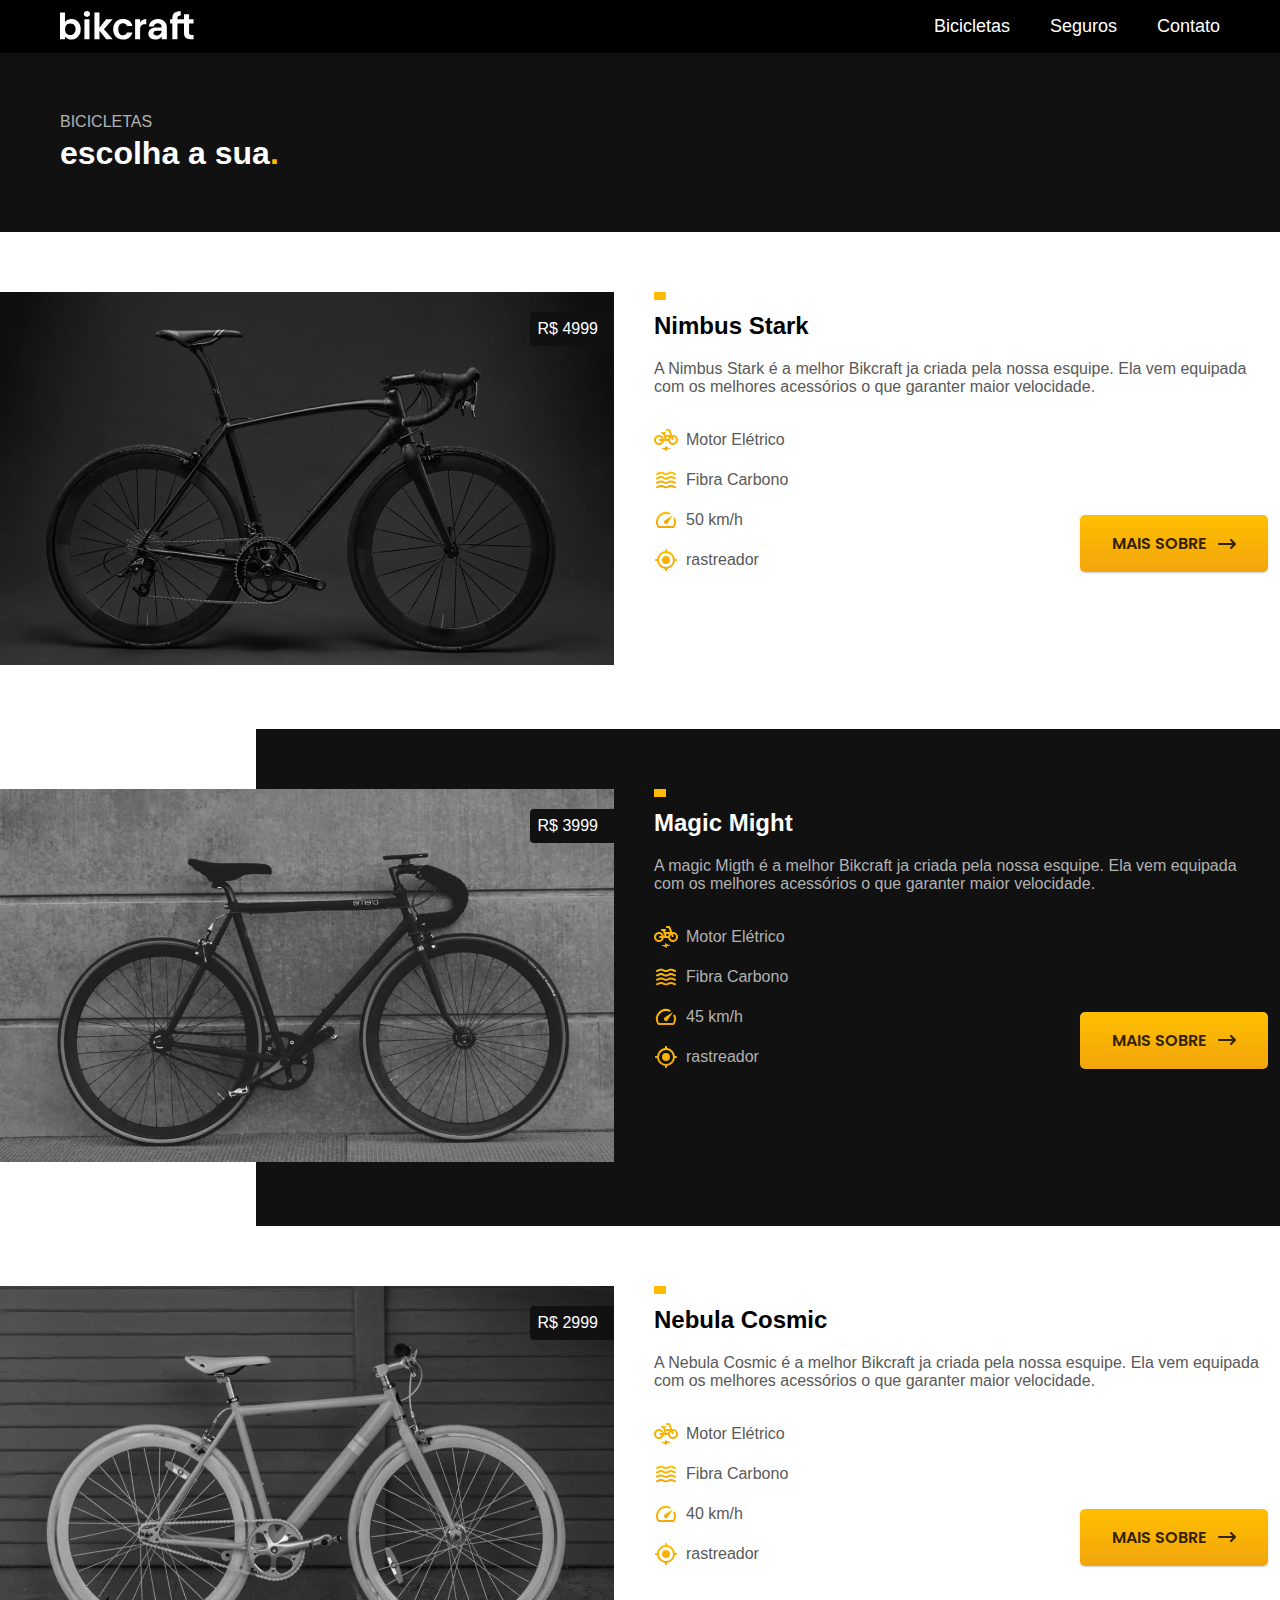
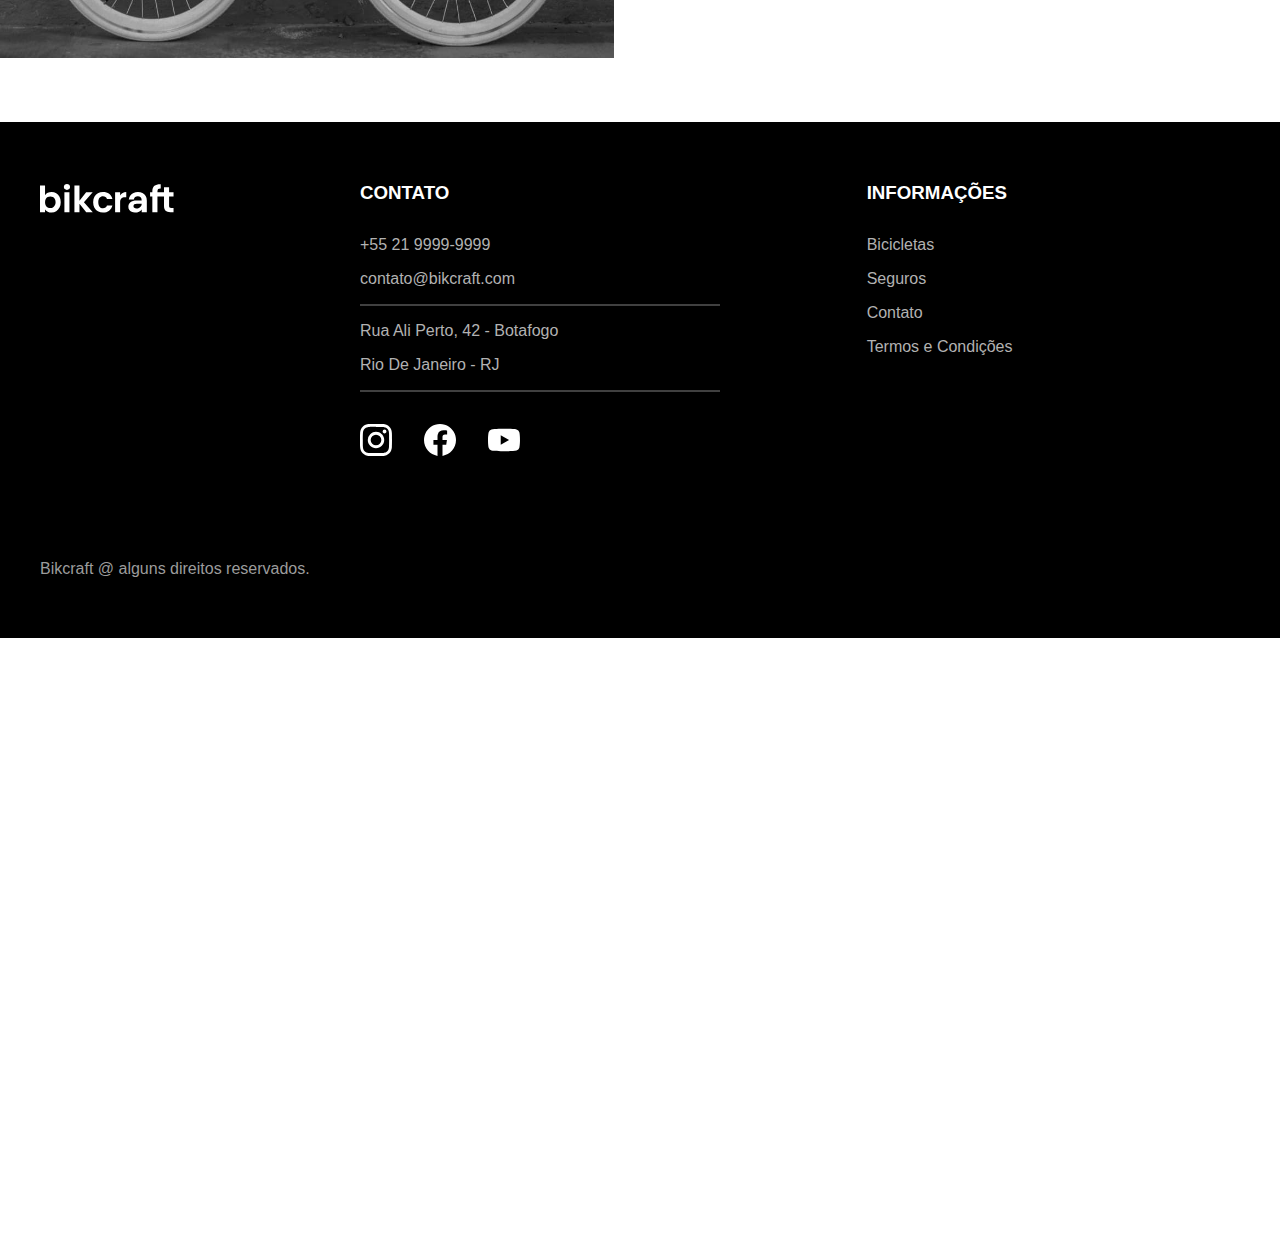
<file: bicicletas.html>
<!DOCTYPE html>
<html lang="pt-br">
<head>
    <meta charset="UTF-8">
    <meta name="viewport" content="width=device-width, initial-scale=1.0">
    <title>Bicicletas | Bikcraft - Bicicletas Elétricas</title>
    <meta name="description" content="Biciclets.">

    <link rel="stylesheet" href="./css/style.css">

    <link rel="preconnect" href="https://fonts.googleapis.com">
    <link rel="preconnect" href="https://fonts.gstatic.com" crossorigin>
    <link href="https://fonts.googleapis.com/css2?family=Merriweather:ital,opsz,wght@0,18..144,300..900;1,18..144,300..900&family=Poppins:ital,wght@0,100;0,200;0,300;0,400;0,500;0,600;0,700;0,800;0,900;1,100;1,200;1,300;1,400;1,500;1,600;1,700;1,800;1,900&family=Roboto:ital,wght@0,100..900;1,100..900&display=swap" rel="stylesheet">
    
</head>
<body id="bicicletas">
   <header class="header-bg">
        <div class="container header cor-0">
            <a href="./">
                <img src="img/bikcraft.svg" alt="Logho com Nome bikcraft">
            </a>

            <nav aria-label="primaria">
                <ul class="header-menu cor-5 font-1-m">
                    <li><a href="./bicicletas.html">Bicicletas</a></li>
                    <li><a href="./seguros.html">Seguros</a></li>
                    <li><a href="./contato.html">Contato</a></li>
                </ul>
            </nav>
        </div>
   </header>

   <main>
        <div class="titulo-bg">
            <div class="titulo container">
                <p class="font-2-l-b cor-5">BICICLETAS</p>
                <h1 class="font-1-xxl cor-0">escolha a sua<span class="cor-p1">.</span></h1>
            </div>
        </div>


        <div class="bicicletas-bg">
            <div class="bicicletas">
                <div class="bicicletas-img">
                    <img src="./img/bicicletas/nimbus.jpg" alt="Bicicleta preta">
                    <span class="font-2-m cor-0">R$ 4999</span>
                </div>

                <div class="bicicletas-conteudo">
                    <h2 class="font-1-xl">Nimbus Stark</h2>
                    <p class="ont-2-s cor-8">
                        A Nimbus Stark é a melhor Bikcraft ja criada pela nossa
                        esquipe. Ela vem equipada com os melhores acessórios 
                        o que garanter maior velocidade.
                    </p>
                    <ul class="fon-1-m cor-8">
                        <li>
                            <img src="./img/icones/eletrica.svg" alt="">
                            Motor Elétrico
                        </li>

                        <li>
                            <img src="./img/icones/carbono.svg" alt="">
                            Fibra Carbono
                        </li>

                        <li>
                            <img src="./img/icones/velocidade.svg" alt="">
                            50 km/h
                        </li>

                        <li>
                            <img src="./img/icones/rastreador.svg" alt="">
                            rastreador
                        </li>    
                    </ul>
                    <a class="botao seta" href="bicicletas/nimbus.html">Mais Sobre</a>
                </div>
            </div>
        </div>


        <div class="bicicletas-bg">
            <div class="bicicletas">
                <div class="bicicletas-img">
                    <img src="./img/bicicletas/magic.jpg" alt="Bicicleta preta">
                    <span class="font-2-m cor-0">R$ 3999</span>
                </div>

                <div class="bicicletas-conteudo">
                    <h2 class="font-1-xl cor-0">Magic Might</h2>
                    <p class="ont-2-s cor-5">
                        A magic Migth é a melhor Bikcraft ja criada pela nossa
                        esquipe. Ela vem equipada com os melhores acessórios 
                        o que garanter maior velocidade.
                    </p>
                    <ul class="fon-1-m cor-5">
                        <li>
                            <img src="./img/icones/eletrica.svg" alt="">
                            Motor Elétrico
                        </li>

                        <li>
                            <img src="./img/icones/carbono.svg" alt="">
                            Fibra Carbono
                        </li>

                        <li>
                            <img src="./img/icones/velocidade.svg" alt="">
                            45 km/h
                        </li>

                        <li>
                            <img src="./img/icones/rastreador.svg" alt="">
                            rastreador
                        </li>    
                    </ul>
                    <a class="botao seta" href="bicicletas/magic.html">Mais Sobre</a>
                </div>
            </div>
        </div>


        <div class="bicicletas-bg">
            <div class="bicicletas">
                <div class="bicicletas-img">
                    <img src="./img/bicicletas/nebula.jpg" alt="Bicicleta preta">
                    <span class="font-2-m cor-0">R$ 2999</span>
                </div>

                <div class="bicicletas-conteudo">
                    <h2 class="font-1-xl">Nebula Cosmic</h2>
                    <p class="ont-2-s cor-8">
                        A Nebula Cosmic é a melhor Bikcraft ja criada pela nossa
                        esquipe. Ela vem equipada com os melhores acessórios 
                        o que garanter maior velocidade.
                    </p>
                    <ul class="fon-1-m cor-8">
                        <li>
                            <img src="./img/icones/eletrica.svg" alt="">
                            Motor Elétrico
                        </li>

                        <li>
                            <img src="./img/icones/carbono.svg" alt="">
                            Fibra Carbono
                        </li>

                        <li>
                            <img src="./img/icones/velocidade.svg" alt="">
                            40 km/h
                        </li>

                        <li>
                            <img src="./img/icones/rastreador.svg" alt="">
                            rastreador
                        </li>    
                    </ul>
                    <a class="botao seta" href="bicicletas/nebula.html">Mais Sobre</a>
                </div>
            </div>
        </div>
       
   </main>

   <footer class="footer-bg">
        <div class="footer container">
            <img src="./img/bikcraft.svg" alt="Bikcraft">
            <div class="footer-contato">
                <h3 class="font-2-l-b cor-0">CONTATO</h3>
                <ul class="font-2-m cor-5">
                    <li><a href="tel:+552199999999">+55 21 9999-9999</a></li>
                    <li><a href="mailto:contato@bikcraft.com">contato@bikcraft.com</a></li>
                    <li>Rua Ali Perto, 42 - Botafogo</li>
                    <li>Rio De Janeiro - RJ</li>
                </ul>
                <div class="footer-redes">
                    <a href="./">
                        <img src="./img/redes/instagram.svg" alt="Instagram">
                    </a>

                    <a href="./">
                        <img src="./img/redes/facebook.svg" alt="Facebook">
                    </a>

                    <a href="./">
                        <img src="./img/redes/youtube.svg" alt="YouTube">
                    </a>
                </div>
            </div>

            <div class="footer-informacoes">
                <h3 class="font-2-l-b cor-0">INFORMAÇÕES</h3>
                <nav>
                    <ul class="fotn-1-m cor-5">
                        <li><a href="./bicicletas.html">Bicicletas</a></li>
                        <li><a href="./seguros.html">Seguros</a></li>
                        <li><a href="./contato.html">Contato</a></li>
                        <li><a href="./termos.html">Termos e Condições</a></li>
                    </ul>
                </nav>
            </div>
            <p class="footer-copy font-2-m cor-6">Bikcraft @ alguns direitos reservados.</p>
        </div>
   </footer>
  </body>
</file>
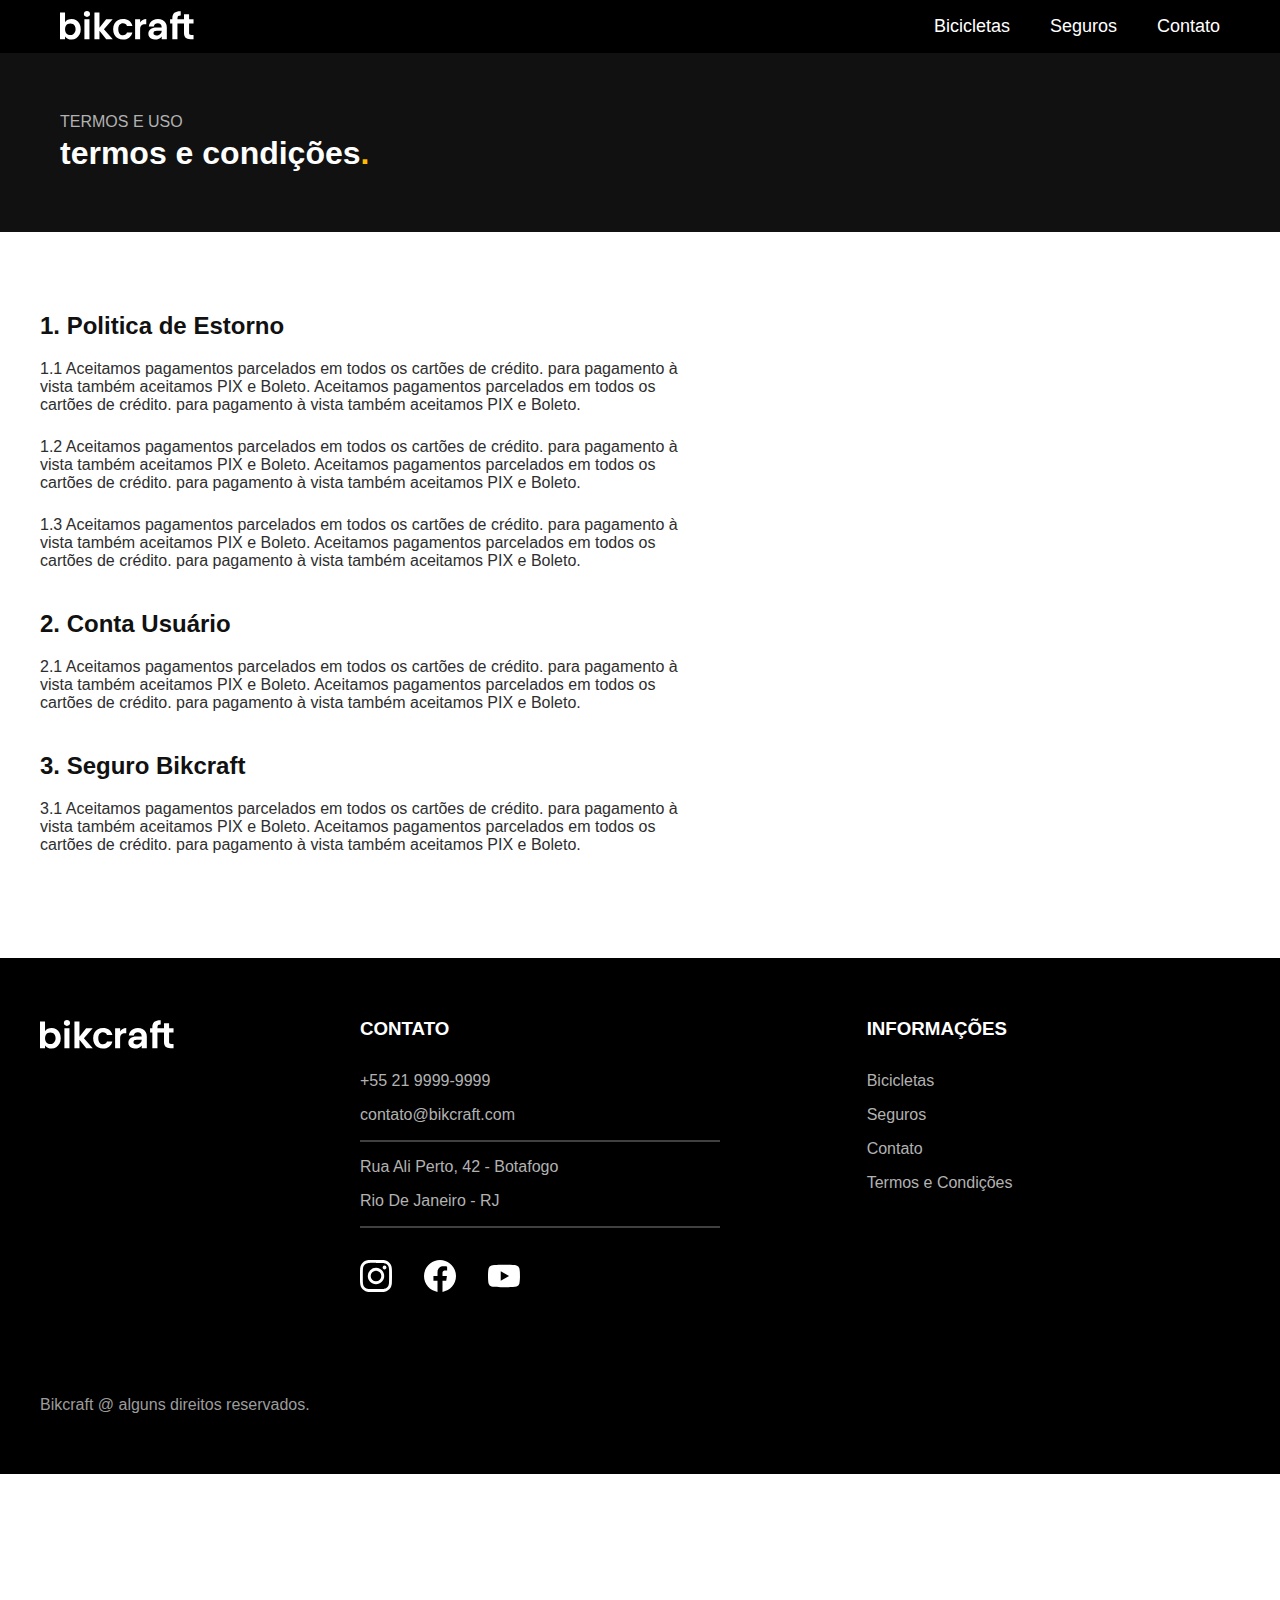
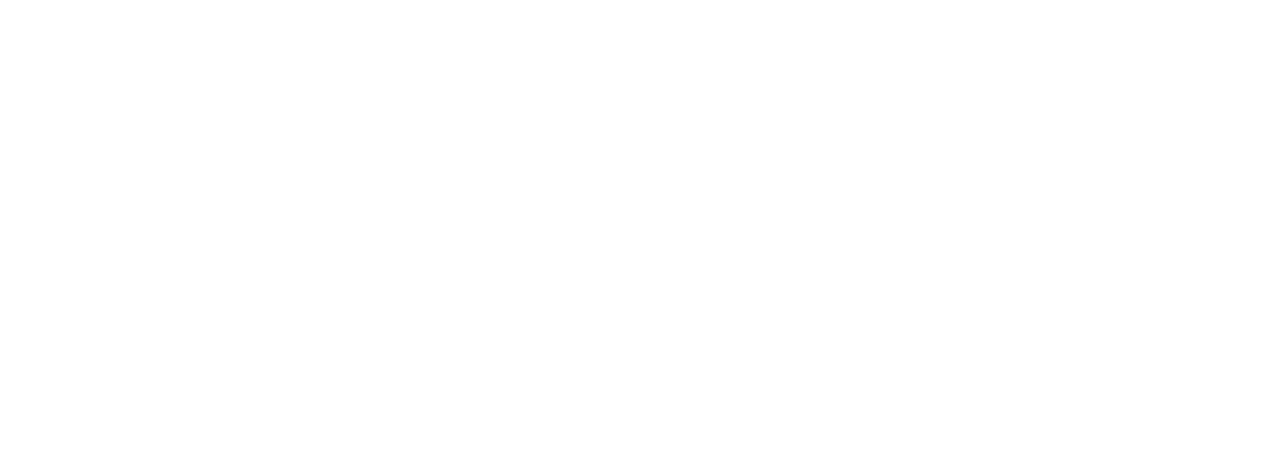
<file: termos.html>
<!DOCTYPE html>
<html lang="pt-br">
<head>
    <meta charset="UTF-8">
    <meta name="viewport" content="width=device-width, initial-scale=1.0">
    <title>Termos e Condições | Bikcraft - Bicicletas Elétricas</title>
    <meta name="description" content="Termos de uso.">

    <link rel="stylesheet" href="./css/style.css">

    <link rel="preconnect" href="https://fonts.googleapis.com">
    <link rel="preconnect" href="https://fonts.gstatic.com" crossorigin>
    <link href="https://fonts.googleapis.com/css2?family=Merriweather:ital,opsz,wght@0,18..144,300..900;1,18..144,300..900&family=Poppins:ital,wght@0,100;0,200;0,300;0,400;0,500;0,600;0,700;0,800;0,900;1,100;1,200;1,300;1,400;1,500;1,600;1,700;1,800;1,900&family=Roboto:ital,wght@0,100..900;1,100..900&display=swap" rel="stylesheet">
    
</head>
<body id="termos">
   <header class="header-bg">
        <div class="container header cor-0">
            <a href="./">
                <img src="img/bikcraft.svg" alt="Logho com Nome bikcraft">
            </a>

            <nav aria-label="primaria">
                <ul class="header-menu cor-5 font-1-m">
                    <li><a href="./bicicletas.html">Bicicletas</a></li>
                    <li><a href="./seguros.html">Seguros</a></li>
                    <li><a href="./contato.html">Contato</a></li>
                </ul>
            </nav>
        </div>
   </header>

   <main>
        <div class="titulo-bg">
            <div class="titulo container">
                <p class="font-2-l-b cor-5">TERMOS E USO</p>
                <h1 class="font-1-xxl cor-0">termos e condições<span class="cor-p1">.</span></h1>
            </div>
        </div>

        <div class="termos font-2-s cor-10 container">
            <h2 class="font-1-l cor-11">1. Politica de Estorno</h2>
            <p>
                1.1 Aceitamos pagamentos parcelados em todos os cartões de crédito.
                para pagamento à vista também aceitamos PIX e Boleto.
                Aceitamos pagamentos parcelados em todos os cartões de crédito.
                para pagamento à vista também aceitamos PIX e Boleto. 
            </p>

            <p>
                1.2 Aceitamos pagamentos parcelados em todos os cartões de crédito.
                para pagamento à vista também aceitamos PIX e Boleto.
                Aceitamos pagamentos parcelados em todos os cartões de crédito.
                para pagamento à vista também aceitamos PIX e Boleto. 
            </p>

            <p>
                1.3 Aceitamos pagamentos parcelados em todos os cartões de crédito.
                para pagamento à vista também aceitamos PIX e Boleto.
                Aceitamos pagamentos parcelados em todos os cartões de crédito.
                para pagamento à vista também aceitamos PIX e Boleto. 
            </p>

            <h2 class="font-1-l cor-11">2. Conta Usuário</h2>
            <p>
                2.1 Aceitamos pagamentos parcelados em todos os cartões de crédito.
                para pagamento à vista também aceitamos PIX e Boleto.
                Aceitamos pagamentos parcelados em todos os cartões de crédito.
                para pagamento à vista também aceitamos PIX e Boleto. 
            </p>
            <h2 class="font-1-l cor-11">3. Seguro Bikcraft</h2>
            <p>
                3.1 Aceitamos pagamentos parcelados em todos os cartões de crédito.
                para pagamento à vista também aceitamos PIX e Boleto.
                Aceitamos pagamentos parcelados em todos os cartões de crédito.
                para pagamento à vista também aceitamos PIX e Boleto. 
            </p>
        </div>
   </main>

   <footer class="footer-bg">
        <div class="footer container">
            <img src="./img/bikcraft.svg" alt="Bikcraft">
            <div class="footer-contato">
                <h3 class="font-2-l-b cor-0">CONTATO</h3>
                <ul class="font-2-m cor-5">
                    <li><a href="tel:+552199999999">+55 21 9999-9999</a></li>
                    <li><a href="mailto:contato@bikcraft.com">contato@bikcraft.com</a></li>
                    <li>Rua Ali Perto, 42 - Botafogo</li>
                    <li>Rio De Janeiro - RJ</li>
                </ul>
                <div class="footer-redes">
                    <a href="./">
                        <img src="./img/redes/instagram.svg" alt="Instagram">
                    </a>

                    <a href="./">
                        <img src="./img/redes/facebook.svg" alt="Facebook">
                    </a>

                    <a href="./">
                        <img src="./img/redes/youtube.svg" alt="YouTube">
                    </a>
                </div>
            </div>

            <div class="footer-informacoes">
                <h3 class="font-2-l-b cor-0">INFORMAÇÕES</h3>
                <nav>
                    <ul class="fotn-1-m cor-5">
                        <li><a href="./bicicletas.html">Bicicletas</a></li>
                        <li><a href="./seguros.html">Seguros</a></li>
                        <li><a href="./contato.html">Contato</a></li>
                        <li><a href="./termos.html">Termos e Condições</a></li>
                    </ul>
                </nav>
            </div>
            <p class="footer-copy font-2-m cor-6">Bikcraft @ alguns direitos reservados.</p>
        </div>
   </footer>
  </body>
</file>
<file: css/style.css>
@import "global/header.css";
@import "global/global.css";
@import "global/footer.css";

/* HOME */
@import "home/introducao.css";
@import "home/tecnologia.css";
@import "home/parceiros.css";
@import "home/depoimento.css";

/* SEGUROS */
@import "seguros/seguros.css";

/* TERMOS */
@import "termos/termos.css";

/* UTILIDADES */
@import "utilidades/componentes.css";
@import "utilidades/tipografia.css";
@import "utilidades/cores.css";

/* BICICLETAS */
@import "bicicletas/bicicletas-lista.css";
@import "bicicletas/bicicletas.css";
</file>
